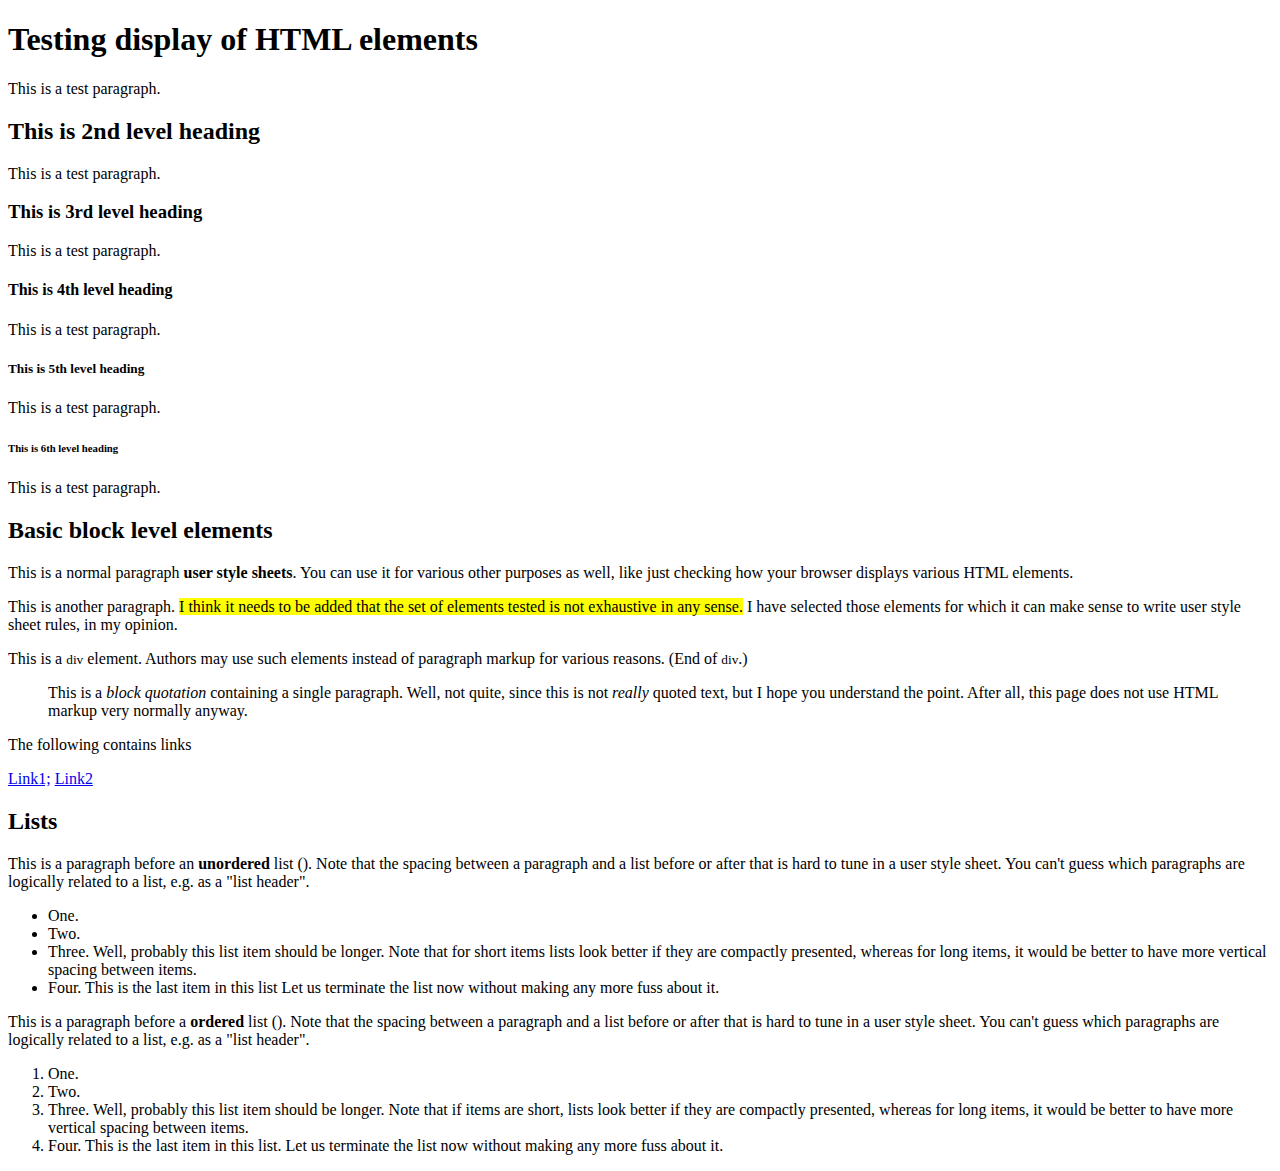
<file: Oleksandr Kostiushko lab_1/index.html>
<!DOCTYPE html>
<html lang="en">
<head>
    <meta charset="UTF-8">
    <title>Oleksandr Kostiushko lab-1</title>
</head>
    <body>
        <h1>Testing display of HTML elements</h1>
        <p>This is a test paragraph.</p>

        <h2>This is 2nd level heading</h2>
        <p>This is a test paragraph.</p>

        <h3>This is 3rd level heading</h3>
        <p>This is a test paragraph.</p>

        <h4>This is 4th level heading</h4>
        <p>This is a test paragraph.</p>

        <h5>This is 5th level heading</h5>
        <p>This is a test paragraph.</p>

        <h6>This is 6th level heading</h6>
        <p>This is a test paragraph.</p>

        <h2>Basic block level elements</h2>
        <p>This is a normal paragraph <b>user style sheets</b>. You can use it for various other purposes as well, like just checking how your browser displays various HTML elements.</p>

        <p>This is another paragraph. <mark>I think it needs to be added that the set of elements tested is not exhaustive in any sense.</mark> I have selected those elements for which it can make sense to write user style sheet rules, in my opinion.</p>

        <div>This is a <small>div</small> element. Authors may use such elements instead of paragraph markup for various reasons. (End of <small>div</small>.)</div>

        <blockquote>This is a <i>block quotation</i> containing a single paragraph. Well, not quite, since this is not <i>really</i> quoted text, but I hope you understand the point. After all, this page does not use HTML markup very normally anyway.</blockquote>

        <p>The following contains links</p>

        <a href="#">Link1;</a>
        <a href="#">Link2</a>

        <h2>Lists</h2>
        <p>This is a paragraph before an <b>unordered</b> list (). Note that the spacing between a paragraph and a list before or after that is hard to tune in a user style sheet. You can't guess which paragraphs are logically related to a list, e.g. as a "list header".</p>

        <ul>
            <li>One.</li>
            <li>Two.</li>
            <li>Three. Well, probably this list item should be longer. Note that for short items lists look better if they are compactly presented, whereas for long items, it would be better to have more vertical spacing between items.</li>
            <li>Four. This is the last item in this list Let us terminate the list now without making any more fuss about it.</li>
        </ul>

        <p>This is a paragraph before a <b>ordered</b> list (). Note that the spacing between a paragraph and a list before or after that is hard to tune in a user style sheet. You can't guess which paragraphs are logically related to a list, e.g. as a "list header".</p>

        <ol>
            <li>One.</li>
            <li>Two.</li>
            <li>Three. Well, probably this list item should be longer. Note that if items are short, lists look better if they are compactly presented, whereas for long items, it would be better to have more vertical spacing between items.</li>
            <li>Four. This is the last item in this list. Let us terminate the list now without making any more fuss about it.</li>
        </ol>




    </body>
</html>
</file>
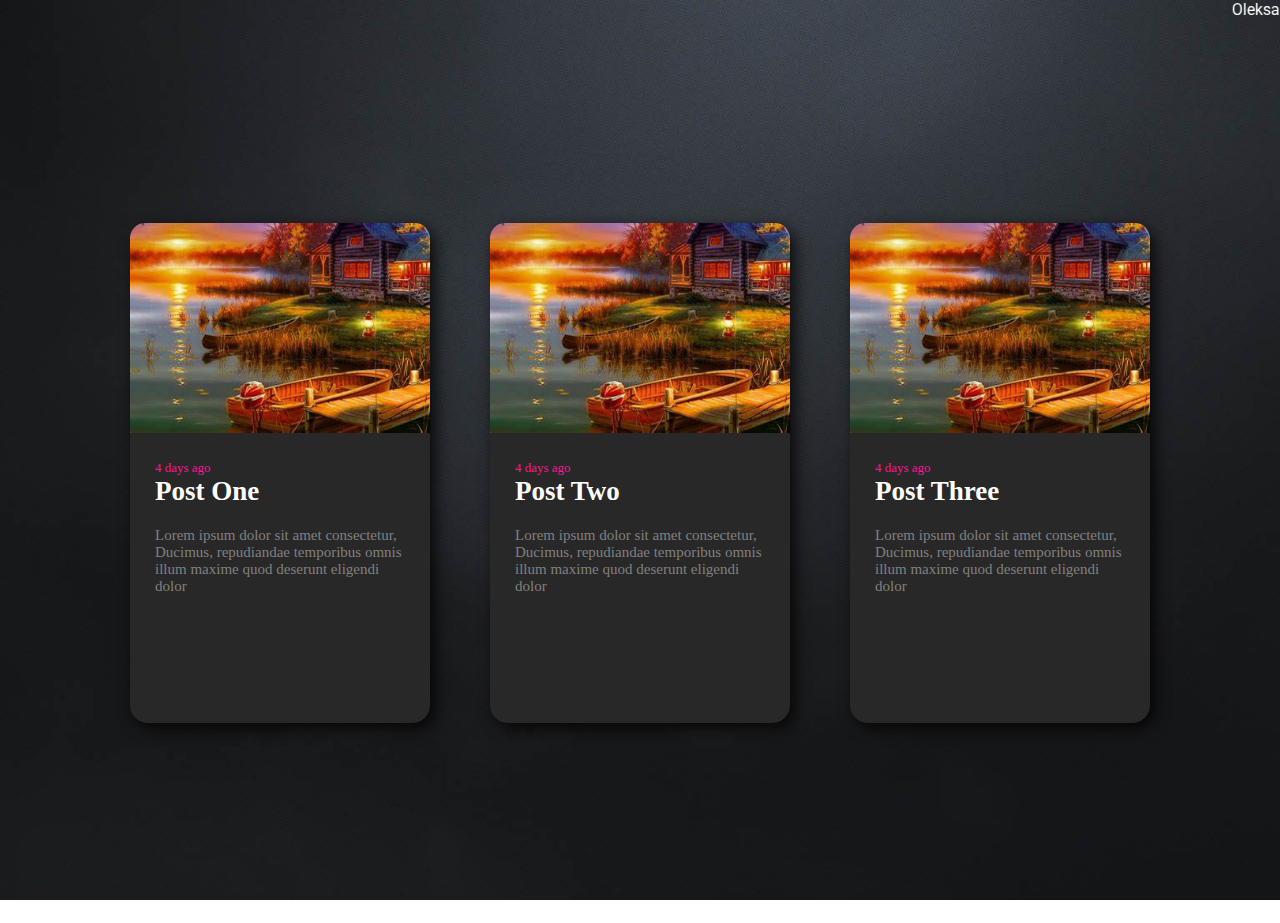
<file: Oleksandr Kostiushko lab_2/index.html>
<!DOCTYPE html>
<html lang="en">
<head>
    <meta charset="UTF-8">
    <title>Oleksandr Kostiushko lab-2</title>
    <link rel="stylesheet" href="css/style.css">
    <link rel="preconnect" href="https://fonts.googleapis.com">
    <link rel="preconnect" href="https://fonts.gstatic.com" crossorigin>
    <link href="https://fonts.googleapis.com/css2?family=Roboto:wght@100&display=swap" rel="stylesheet">
</head>
    <body>
    <marquee>Oleksandr Kostiushko KN-41</marquee>
        <div class="container">
            <div class="card rgb">
                <div class="card-image"></div>
                <div class="card-text">
                    <span class="posted">4 days ago</span>
                    <h2>Post One</h2>
                    <p>Lorem ipsum dolor sit amet consectetur,
                        Ducimus, repudiandae temporibus omnis illum
                        maxime quod deserunt eligendi dolor
                    </p>
                </div>
            </div>
            <div class="card rgb">
                <div class="card-image"></div>
                <div class="card-text">
                    <span class="posted">4 days ago</span>
                    <h2>Post Two</h2>
                    <p>Lorem ipsum dolor sit amet consectetur,
                        Ducimus, repudiandae temporibus omnis illum
                        maxime quod deserunt eligendi dolor
                    </p>
                </div>
            </div>
            <div class="card rgb">
                <div class="card-image"></div>
                <div class="card-text">
                    <span class="posted">4 days ago</span>
                    <h2>Post Three</h2>
                    <p>Lorem ipsum dolor sit amet consectetur,
                        Ducimus, repudiandae temporibus omnis illum
                        maxime quod deserunt eligendi dolor
                    </p>
                </div>
            </div>
        </div>
    </body>
</html>
</file>
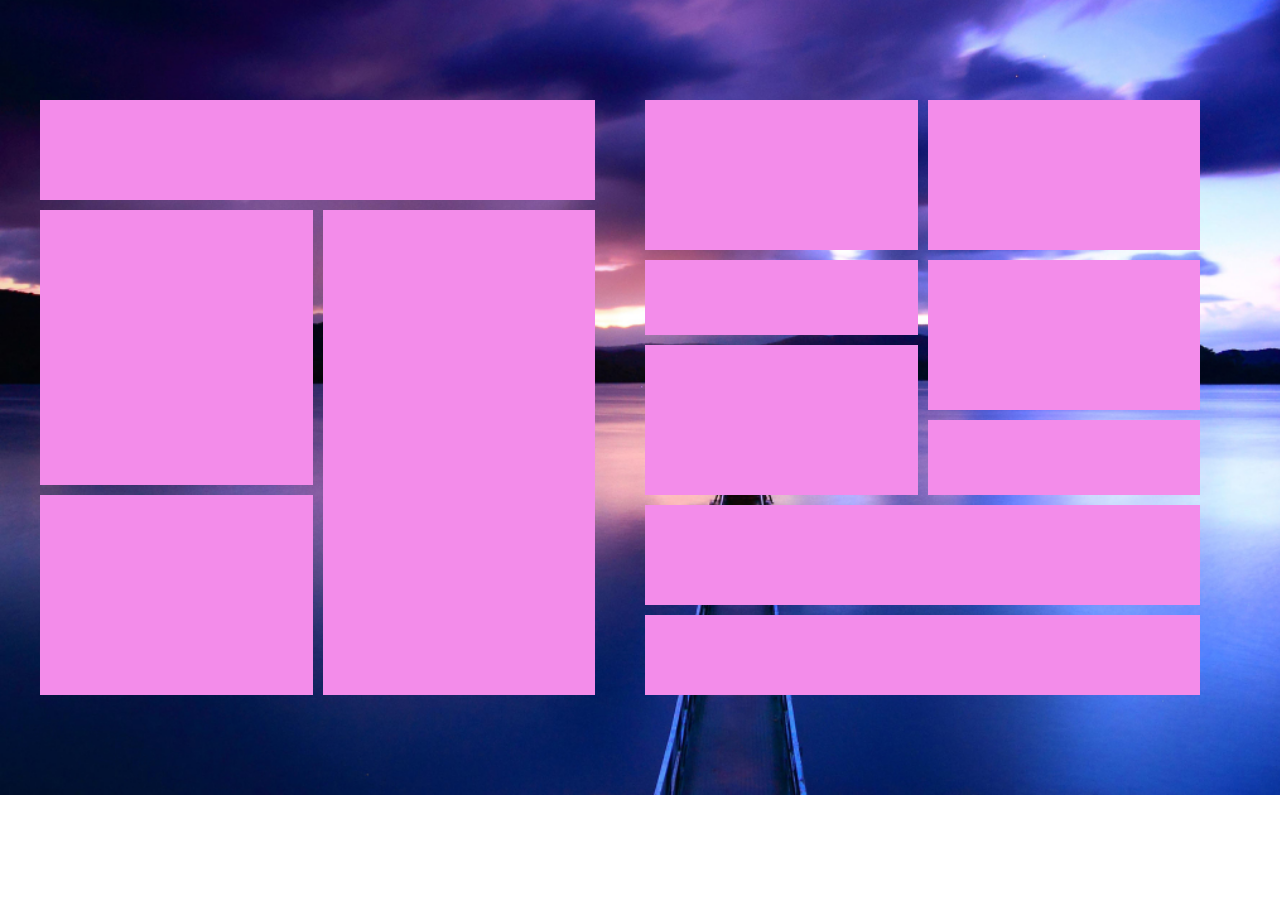
<file: Oleksandr Kostiushko lab_3/index.html>
<!DOCTYPE html>
<html lang="en">
<head>
    <meta charset="UTF-8">
    <title>Oleksandr Kostiushko lab-3</title>
    <link rel="stylesheet" href="css/style.css">
</head>
    <body>
        <div class="flex-container">

            <div class="first-box">
                <div class="left-section-one"></div>

                <div class="left-section-two"></div>

                <div class="left-section-three">
                    <div class="flex-item item-1"></div>
                    <div class="flex-item item-2"></div>
                </div>

            </div>

            <div class="second-box">
                <div class="right-section-one">
                    <div class="flex-item item-3"></div>
                    <div class="flex-item item-4"></div>
                    <div class="flex-item item-5"></div>
                </div>

                <div class="right-section-two">
                    <div class="flex-item item-6"></div>
                    <div class="flex-item item-7"></div>
                    <div class="flex-item item-8"></div>
                </div>

                <div class="right-section-three"></div>

                <div class="right-section-four"></div>
            </div>

        </div>
    </body>
</html>
</file>
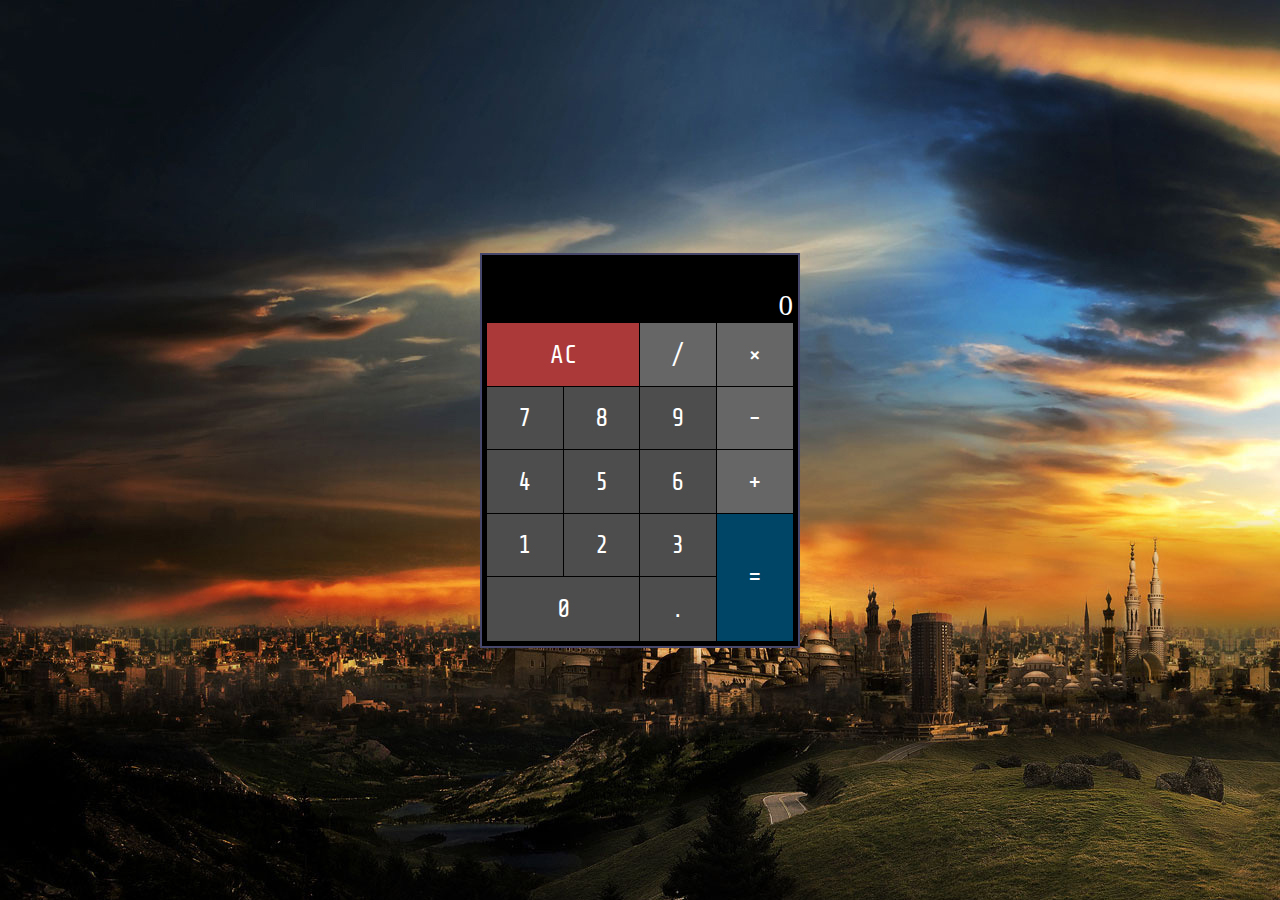
<file: Oleksandr Kostiushko lab_4/index.html>
<!DOCTYPE html>
<html lang="en">
<head>
    <meta charset="UTF-8">
    <title>Oleksandr Kostiushko lab-4</title>
    <link rel="stylesheet" href="css/style.css">
    <link rel="icon" href="images/background.jpg">
    <link rel="preconnect" href="https://fonts.googleapis.com">
    <link rel="preconnect" href="https://fonts.gstatic.com" crossorigin>
    <link href="https://fonts.googleapis.com/css?family=Share+Tech+Mono" rel="stylesheet">
</head>
    <body>
        <div class="grid-container">
            <div class="app1">

                <!--Лінки для нуля взяв з чату обговорень-->
                <label class="display">0</label>

                <button class="item clear">AC</button>
                <button class="item division">/</button>
                <button class="item multiplication">×</button>
                <button class="item seven">7</button>
                <button class="item eight">8</button>
                <button class="item nine">9</button>
                <button class="item minus">-</button>
                <button class="item four">4</button>
                <button class="item five">5</button>
                <button class="item six">6</button>
                <button class="item plus">+</button>
                <button class="item one">1</button>
                <button class="item two">2</button>
                <button class="item three">3</button>
                <button class="item zero">0</button>
                <button class="item dot">.</button>
                <button class="item equals">=</button>

            </div>
        </div>

    </body>
</html>
</file>
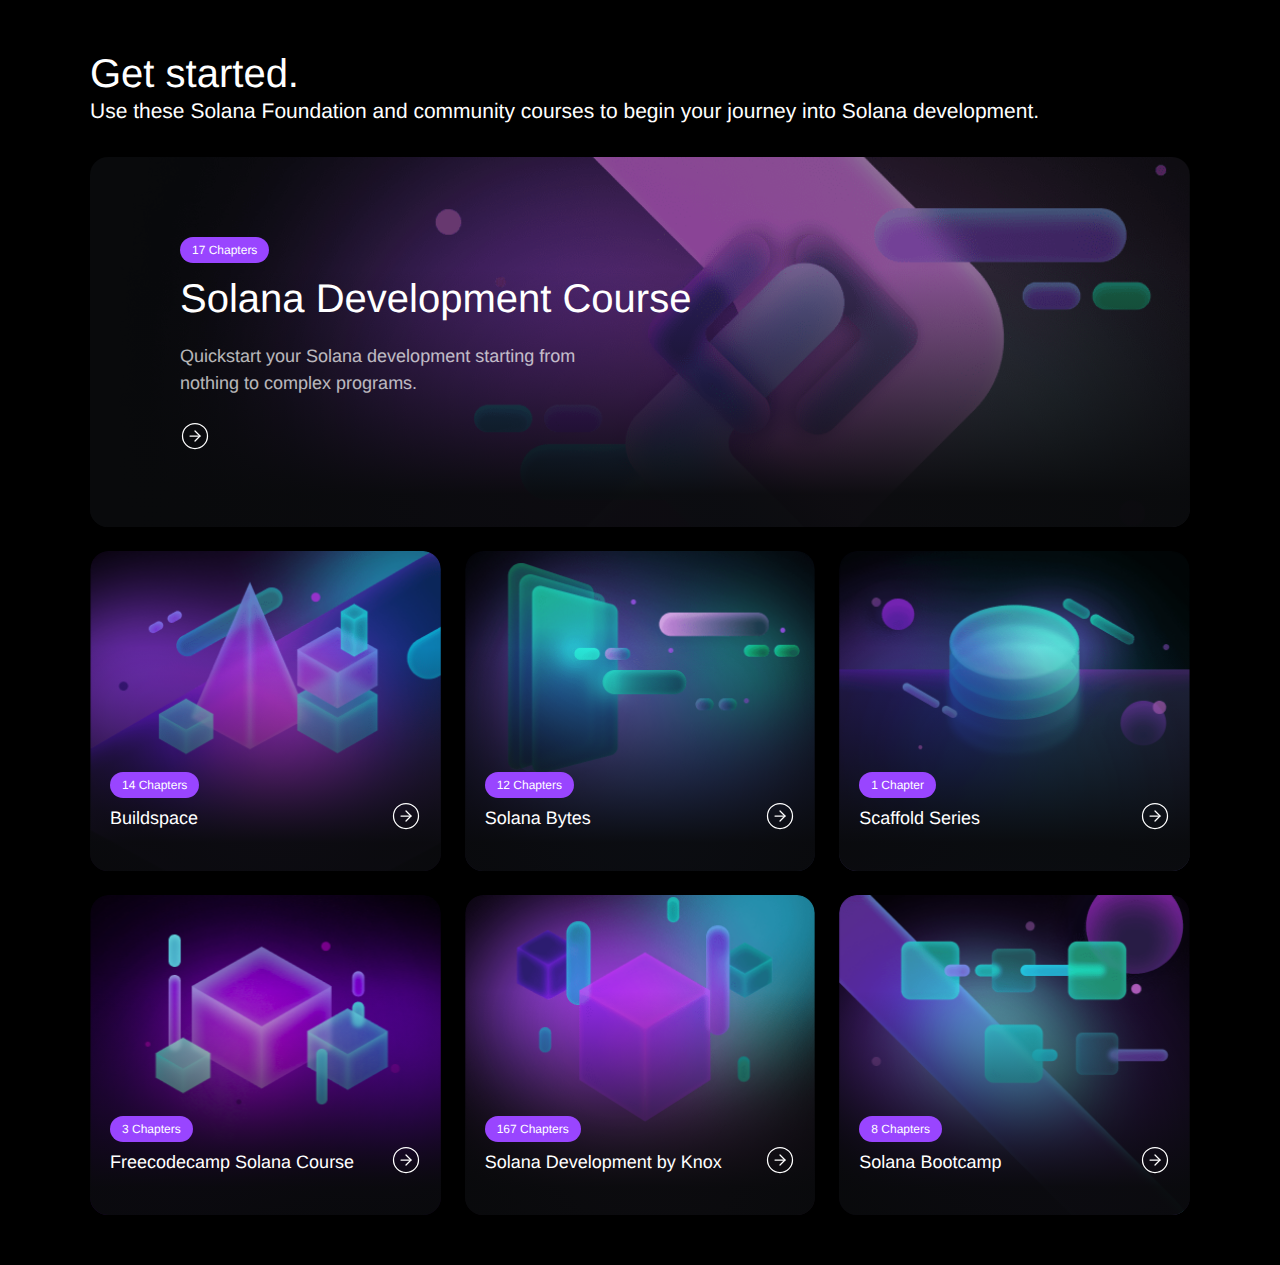
<file: Oleksandr Kostiushko lab_8/index.html>
<!DOCTYPE html>
<html lang="en">
<head>
    <meta charset="utf-8">
    <meta name="viewport" content="width=device-width">
    <link rel="stylesheet" href="css/style.css">
    <title>Oleksandr Kostiushko_lab_8</title>
    <link rel="icon" href="images/title-icon-alexkost.jpg">

</head>
<body>
<section class="mt-12">
    <div class="container">

        <div class="mb-6">
            <h2 class="DevelopersSectionTitle_section-title">
                Get started.
            </h2>
            <p class="subdued">
                Use these Solana Foundation and community courses to begin your journey into
                Solana development.
            </p>
        </div>

        <div class="DevelopersCoursesSection_courses-section__carousel-container">
            <div class="marg py-2" data-overflowing="none">
                <div class="carousel-cards">
                    <div class="d-flex flex-row flex-nowrap">
                        <a href="#"
                           class="item item-2 DevelopersCourseItem_course-item"
                           rel="noopener noreferrer" target="_blank">
                            <div class="container DevelopersCourseItem_course-item__content">
                                <div class="d-flex">
                                    <div class="DevelopersCourseItem_details">
                                        <div class="DevelopersCourseItem_details__pill">
                                            <span>
                                                17 Chapters
                                            </span>
                                        </div>
                                        <h3>
                                            Solana Development Course
                                        </h3>
                                    </div>
                                    <div class="DevelopersCourseItem_cta">
                                        <button class="btn btn-sm btn-link p-0" aria-label="View course">
                                            <svg xmlns="http://www.w3.org/2000/svg" width="24" height="24"
                                                 viewBox="0 0 24 24" fill="none" stroke="currentColor"
                                                 stroke-width="1" stroke-linecap="round"
                                                 stroke-linejoin="round">
                                                <circle cx="12" cy="12" r="10"/>
                                                <polyline points="12 16 16 12 12 8"/>
                                                <line x1="8" y1="12" x2="16" y2="12"/>
                                            </svg>
                                        </button>
                                    </div>
                                </div>
                            </div>
                            <div class="DevelopersCourseItem_shadow"></div>
                        </a><a href="#"
                               class="item item-2 DevelopersCourseItem_course-item"
                               rel="noopener noreferrer" target="_blank">
                        <div class="container DevelopersCourseItem_course-item__content">
                            <div class="d-flex">
                                <div class="DevelopersCourseItem_details">
                                    <div class="DevelopersCourseItem_details__pill">
                                        <span>
                                            14 Chapters
                                        </span>
                                    </div>
                                    <h3>Buildspace</h3></div>
                                <div class="DevelopersCourseItem_cta">
                                    <button class="btn btn-sm btn-link p-0" aria-label="View course">
                                        <svg xmlns="http://www.w3.org/2000/svg" width="24" height="24"
                                             viewBox="0 0 24 24" fill="none" stroke="currentColor"
                                             stroke-width="1" stroke-linecap="round"
                                             stroke-linejoin="round">
                                            <circle cx="12" cy="12" r="10"/>
                                            <polyline points="12 16 16 12 12 8"/>
                                            <line x1="8" y1="12" x2="16" y2="12"/>
                                        </svg>
                                    </button>
                                </div>
                            </div>
                        </div>
                        <div class="DevelopersCourseItem_shadow"></div>
                    </a><a href="#"
                           class="item item-3 DevelopersCourseItem_course-item"
                           rel="noopener noreferrer" target="_blank">
                        <div class="container DevelopersCourseItem_course-item__content">
                            <div class="d-flex">
                                <div class="DevelopersCourseItem_details">
                                    <div class="DevelopersCourseItem_details__pill">
                                        <span>
                                            12 Chapters
                                        </span>
                                    </div>
                                    <h3>Solana Bytes</h3>
                                </div>
                                <div class="DevelopersCourseItem_cta">
                                    <button class="btn btn-sm btn-link p-0" aria-label="View course">
                                        <svg xmlns="http://www.w3.org/2000/svg" width="24" height="24"
                                             viewBox="0 0 24 24" fill="none" stroke="currentColor"
                                             stroke-width="1" stroke-linecap="round"
                                             stroke-linejoin="round">
                                            <circle cx="12" cy="12" r="10"/>
                                            <polyline points="12 16 16 12 12 8"/>
                                            <line x1="8" y1="12" x2="16" y2="12"/>
                                        </svg>
                                    </button>
                                </div>
                            </div>
                        </div>
                        <div class="DevelopersCourseItem_shadow"></div>
                    </a><a href="#"
                           class="item item-4 DevelopersCourseItem_course-item"
                           rel="noopener noreferrer" target="_blank">
                        <div class="container DevelopersCourseItem_course-item__content">
                            <div class="d-flex">
                                <div class="DevelopersCourseItem_details">
                                    <div class="DevelopersCourseItem_details__pill">
                                        <span>
                                            1 Chapter
                                        </span>
                                    </div>
                                    <h3>Scaffold Series</h3></div>
                                <div class="DevelopersCourseItem_cta">
                                    <button class="btn btn-sm btn-link p-0" aria-label="View course">
                                        <svg xmlns="http://www.w3.org/2000/svg" width="24" height="24"
                                             viewBox="0 0 24 24" fill="none" stroke="currentColor"
                                             stroke-width="1" stroke-linecap="round"
                                             stroke-linejoin="round">
                                            <circle cx="12" cy="12" r="10"/>
                                            <polyline points="12 16 16 12 12 8"/>
                                            <line x1="8" y1="12" x2="16" y2="12"/>
                                        </svg>
                                    </button>
                                </div>
                            </div>
                        </div>
                        <div class="DevelopersCourseItem_shadow"></div>
                    </a><a href="#"
                           class="item item-5 DevelopersCourseItem_course-item"
                           rel="noopener noreferrer" target="_blank">
                        <div class="container DevelopersCourseItem_course-item__content">
                            <div class="d-flex">
                                <div class="DevelopersCourseItem_details">
                                    <div class="DevelopersCourseItem_details__pill">
                                        <span>
                                            3 Chapters
                                        </span>
                                    </div>
                                    <h3>Freecodecamp Solana Course</h3></div>
                                <div class="DevelopersCourseItem_cta">
                                    <button class="btn btn-sm btn-link p-0" aria-label="View course">
                                        <svg xmlns="http://www.w3.org/2000/svg" width="24" height="24"
                                             viewBox="0 0 24 24" fill="none" stroke="currentColor"
                                             stroke-width="1" stroke-linecap="round"
                                             stroke-linejoin="round">
                                            <circle cx="12" cy="12" r="10"/>
                                            <polyline points="12 16 16 12 12 8"/>
                                            <line x1="8" y1="12" x2="16" y2="12"/>
                                        </svg>
                                    </button>
                                </div>
                            </div>
                        </div>
                        <div class="DevelopersCourseItem_shadow"></div>
                    </a><a href="#"
                           class="item item-6 DevelopersCourseItem_course-item"
                           rel="noopener noreferrer" target="_blank">
                        <div class="container DevelopersCourseItem_course-item__content">
                            <div class="d-flex">
                                <div class="DevelopersCourseItem_details">
                                    <div class="DevelopersCourseItem_details__pill"><span>167 Chapters</span>
                                    </div>
                                    <h3>Solana Development by Knox</h3></div>
                                <div class="DevelopersCourseItem_cta">
                                    <button class="btn btn-sm btn-link p-0" aria-label="View course">
                                        <svg xmlns="http://www.w3.org/2000/svg" width="24" height="24"
                                             viewBox="0 0 24 24" fill="none" stroke="currentColor"
                                             stroke-width="1" stroke-linecap="round"
                                             stroke-linejoin="round">
                                            <circle cx="12" cy="12" r="10"/>
                                            <polyline points="12 16 16 12 12 8"/>
                                            <line x1="8" y1="12" x2="16" y2="12"/>
                                        </svg>
                                    </button>
                                </div>
                            </div>
                        </div>
                        <div class="DevelopersCourseItem_shadow"></div>
                    </a><a href="#"
                           class="item item-7 DevelopersCourseItem_course-item"
                           rel="noopener noreferrer" target="_blank">
                        <div class="container DevelopersCourseItem_course-item__content">
                            <div class="d-flex">
                                <div class="DevelopersCourseItem_details">
                                    <div class="DevelopersCourseItem_details__pill">
                                        <span>
                                            8 Chapters
                                        </span>
                                    </div>
                                    <h3>Solana Bootcamp</h3></div>
                                <div class="DevelopersCourseItem_cta">
                                    <button class="btn btn-sm btn-link p-0" aria-label="View course">
                                        <svg xmlns="http://www.w3.org/2000/svg" width="24" height="24"
                                             viewBox="0 0 24 24" fill="none" stroke="currentColor"
                                             stroke-width="1" stroke-linecap="round"
                                             stroke-linejoin="round">
                                            <circle cx="12" cy="12" r="10"/>
                                            <polyline points="12 16 16 12 12 8"/>
                                            <line x1="8" y1="12" x2="16" y2="12"/>
                                        </svg>
                                    </button>
                                </div>
                            </div>
                        </div>
                        <div class="DevelopersCourseItem_shadow"></div>
                    </a></div>
                </div>
                <button class="overlay-left justify-content-center align-items-center btn btn-link text-white"
                        aria-label="Previous">
                    <svg xmlns="http://www.w3.org/2000/svg" width="24" height="24" viewBox="0 0 24 24"
                         fill="none" stroke="currentColor" stroke-width="2" stroke-linecap="round"
                         stroke-linejoin="round">
                        <line x1="19" y1="12" x2="5" y2="12"/>
                        <polyline points="12 19 5 12 12 5"/>
                    </svg>
                </button>
                <button class="overlay-right justify-content-center align-items-center btn btn-link text-white"
                        aria-label="Next">
                    <svg xmlns="http://www.w3.org/2000/svg" width="24" height="24" viewBox="0 0 24 24"
                         fill="none" stroke="currentColor" stroke-width="2" stroke-linecap="round"
                         stroke-linejoin="round">
                        <line x1="5" y1="12" x2="19" y2="12"/>
                        <polyline points="12 5 19 12 12 19"/>
                    </svg>
                </button>
            </div>
        </div>
        <div class="DevelopersCoursesSection_courses-section__grid-container"><a
                href="#"
                class="only mobile-item-1 DevelopersCourseFeaturedItem_course-item DevelopersCoursesSection_feature-card"
                rel="noopener noreferrer" target="_blank">
            <div class="container DevelopersCourseFeaturedItem_course-item__content">
                <div class="DevelopersCourseFeaturedItem_details">
                    <div class="DevelopersCourseFeaturedItem_details__pill"><span>17 Chapters</span>
                    </div>
                    <h3>Solana Development Course</h3>
                    <p>Quickstart your Solana development starting from nothing to complex programs.</p>
                    <div class="DevelopersCourseFeaturedItem_cta">
                        <button class="btn btn-sm btn-link p-0" aria-label="View course">
                            <svg xmlns="http://www.w3.org/2000/svg" width="24" height="24"
                                 viewBox="0 0 24 24" fill="none" stroke="currentColor" stroke-width="1"
                                 stroke-linecap="round" stroke-linejoin="round">
                                <circle cx="12" cy="12" r="10"/>
                                <polyline points="12 16 16 12 12 8"/>
                                <line x1="8" y1="12" x2="16" y2="12"/>
                            </svg>
                        </button>
                    </div>
                </div>
            </div>
            <div class="DevelopersCourseFeaturedItem_shadow"></div>
        </a><a href="#"
               class="item item-2 DevelopersCourseItem_course-item"
               rel="noopener noreferrer" target="_blank">
            <div class="container DevelopersCourseItem_course-item__content">
                <div class="d-flex">
                    <div class="DevelopersCourseItem_details">
                        <div class="DevelopersCourseItem_details__pill"><span>14 Chapters</span>
                        </div>
                        <h3>Buildspace</h3></div>
                    <div class="DevelopersCourseItem_cta">
                        <button class="btn btn-sm btn-link p-0" aria-label="View course">
                            <svg xmlns="http://www.w3.org/2000/svg" width="24" height="24"
                                 viewBox="0 0 24 24" fill="none" stroke="currentColor" stroke-width="1"
                                 stroke-linecap="round" stroke-linejoin="round">
                                <circle cx="12" cy="12" r="10"/>
                                <polyline points="12 16 16 12 12 8"/>
                                <line x1="8" y1="12" x2="16" y2="12"/>
                            </svg>
                        </button>
                    </div>
                </div>
            </div>
            <div class="DevelopersCourseItem_shadow"></div>
        </a><a href="#"
               class="item item-3 DevelopersCourseItem_course-item" rel="noopener noreferrer"
               target="_blank">
            <div class="container DevelopersCourseItem_course-item__content">
                <div class="d-flex">
                    <div class="DevelopersCourseItem_details">
                        <div class="DevelopersCourseItem_details__pill"><span>12 Chapters</span>
                        </div>
                        <h3>Solana Bytes</h3></div>
                    <div class="DevelopersCourseItem_cta">
                        <button class="btn btn-sm btn-link p-0" aria-label="View course">
                            <svg xmlns="http://www.w3.org/2000/svg" width="24" height="24"
                                 viewBox="0 0 24 24" fill="none" stroke="currentColor" stroke-width="1"
                                 stroke-linecap="round" stroke-linejoin="round">
                                <circle cx="12" cy="12" r="10"/>
                                <polyline points="12 16 16 12 12 8"/>
                                <line x1="8" y1="12" x2="16" y2="12"/>
                            </svg>
                        </button>
                    </div>
                </div>
            </div>
            <div class="DevelopersCourseItem_shadow"></div>
        </a><a href="#"
               class="item item-4 DevelopersCourseItem_course-item" rel="noopener noreferrer"
               target="_blank">
            <div class="container DevelopersCourseItem_course-item__content">
                <div class="d-flex">
                    <div class="DevelopersCourseItem_details">
                        <div class="DevelopersCourseItem_details__pill"><span>1 Chapter</span></div>
                        <h3>Scaffold Series</h3></div>
                    <div class="DevelopersCourseItem_cta">
                        <button class="btn btn-sm btn-link p-0" aria-label="View course">
                            <svg xmlns="http://www.w3.org/2000/svg" width="24" height="24"
                                 viewBox="0 0 24 24" fill="none" stroke="currentColor" stroke-width="1"
                                 stroke-linecap="round" stroke-linejoin="round">
                                <circle cx="12" cy="12" r="10"/>
                                <polyline points="12 16 16 12 12 8"/>
                                <line x1="8" y1="12" x2="16" y2="12"/>
                            </svg>
                        </button>
                    </div>
                </div>
            </div>
            <div class="DevelopersCourseItem_shadow"></div>
        </a><a href="#"
               class="item item-5 DevelopersCourseItem_course-item" rel="noopener noreferrer"
               target="_blank">
            <div class="container DevelopersCourseItem_course-item__content">
                <div class="d-flex">
                    <div class="DevelopersCourseItem_details">
                        <div class="DevelopersCourseItem_details__pill"><span>3 Chapters</span></div>
                        <h3>Freecodecamp Solana Course</h3></div>
                    <div class="DevelopersCourseItem_cta">
                        <button class="btn btn-sm btn-link p-0" aria-label="View course">
                            <svg xmlns="http://www.w3.org/2000/svg" width="24" height="24"
                                 viewBox="0 0 24 24" fill="none" stroke="currentColor" stroke-width="1"
                                 stroke-linecap="round" stroke-linejoin="round">
                                <circle cx="12" cy="12" r="10"/>
                                <polyline points="12 16 16 12 12 8"/>
                                <line x1="8" y1="12" x2="16" y2="12"/>
                            </svg>
                        </button>
                    </div>
                </div>
            </div>
            <div class="DevelopersCourseItem_shadow"></div>
        </a><a href="#"
               class="item item-6 DevelopersCourseItem_course-item"
               rel="noopener noreferrer" target="_blank">
            <div class="container DevelopersCourseItem_course-item__content">
                <div class="d-flex">
                    <div class="DevelopersCourseItem_details">
                        <div class="DevelopersCourseItem_details__pill"><span>167 Chapters</span>
                        </div>
                        <h3>Solana Development by Knox</h3></div>
                    <div class="DevelopersCourseItem_cta">
                        <button class="btn btn-sm btn-link p-0" aria-label="View course">
                            <svg xmlns="http://www.w3.org/2000/svg" width="24" height="24"
                                 viewBox="0 0 24 24" fill="none" stroke="currentColor" stroke-width="1"
                                 stroke-linecap="round" stroke-linejoin="round">
                                <circle cx="12" cy="12" r="10"/>
                                <polyline points="12 16 16 12 12 8"/>
                                <line x1="8" y1="12" x2="16" y2="12"/>
                            </svg>
                        </button>
                    </div>
                </div>
            </div>
            <div class="DevelopersCourseItem_shadow"></div>
        </a><a href="#"
               class="item item-7 DevelopersCourseItem_course-item"
               rel="noopener noreferrer" target="_blank">
            <div class="container DevelopersCourseItem_course-item__content">
                <div class="d-flex">
                    <div class="DevelopersCourseItem_details">
                        <div class="DevelopersCourseItem_details__pill"><span>8 Chapters</span></div>
                        <h3>Solana Bootcamp</h3></div>
                    <div class="DevelopersCourseItem_cta">
                        <button class="btn btn-sm btn-link p-0" aria-label="View course">
                            <svg xmlns="http://www.w3.org/2000/svg" width="24" height="24"
                                 viewBox="0 0 24 24" fill="none" stroke="currentColor" stroke-width="1"
                                 stroke-linecap="round" stroke-linejoin="round">
                                <circle cx="12" cy="12" r="10"/>
                                <polyline points="12 16 16 12 12 8"/>
                                <line x1="8" y1="12" x2="16" y2="12"/>
                            </svg>
                        </button>
                    </div>
                </div>
            </div>
            <div class="DevelopersCourseItem_shadow"></div>
        </a>
        </div>
    </div>
</section>
</body>
</html>
</file>
<file: Oleksandr Kostiushko lab_2/css/style.css>
* {
    margin: 0;
    padding: 0;
    box-sizing: border-box;
}

body {
    background: url("../images/background.jpg") no-repeat;
    height: 100vh;
    background-size: cover;
}

.container {
    height: 100vh;
    display: flex;
    justify-content: center;
    align-items: center;

}

.card {
    display: grid;
    grid-template-columns: 300px;
    grid-template-rows: 210px 210px 80px;
    grid-template-areas: "image" "text";
    border-radius: 18px;
    background: #282828;
    box-shadow: 5px 5px 15px rgba(0,0,0,0.8);
    text-align: left;
    width: 300px;
}

.card-image {
    grid-area: image;
}

.card-text {
    grid-area: text;
}

.card-image {
    grid-area: image;
    background: url("../images/img2.jpg");
    border-top-left-radius: 15px;
    border-top-right-radius: 15px;
    background-size: cover;
}

.card-text {
    grid-area: text;
    margin: 25px;
}
.card-text .posted {
    color: #FF1493FF;
    font-size:13px;
}
.card-text p {
    color: #808080FF;
    font-size:15px;
    font-weight: 300;
}
.card-text h2 {
    padding-bottom: 20px;
    margin-top: 0;
    font-size: 27px;
    color: #ffffff;
}

.card:hover {
    transform: scale(1.15);
    box-shadow: 5px 5px 15px rgba(0,0,0,0.8);
}
.card {
transition: 0.5s ease;
    cursor: pointer;
    margin:30px;
}

marquee {
    color: #ffffff;
    font-family: 'Roboto', sans-serif;
}
</file>
<file: Oleksandr Kostiushko lab_3/css/style.css>
* {
    margin: 0;
    padding: 0;
    box-sizing: border-box;
}

body {
    background: url("../images/back1.jpg") no-repeat;
    background-size: cover;
}

.flex-container {
    width: 1200px;
    margin: 100px auto;
    display: flex;
    row-gap: 10px;
    column-gap: 10px;
}

.second-box {
    width: 1200px;
    margin: 0 40px;
    display: flex;
    row-gap: 10px;
    column-gap: 10px;
    flex-wrap: wrap;
}

.first-box {
    width: 1200px;
    margin: 0;
    display: flex;
    row-gap: 10px;
    flex-wrap: wrap;
    flex-direction: row-reverse;
    justify-content: space-between;
}

.right-section-one,
.right-section-two {
    width:calc(50% - 5px);
    row-gap: 10px;
    display: flex;
    flex-wrap:wrap;
}

.right-section-three {
    width: 100%;
    height: 100px;
    background: #F38CEAFF;
}

.right-section-four {
    width: 100%;
    height: 80px;
    background: #F38CEAFF;
}

.left-section-one {
    width: 100%;
    height: 100px;
    background: #F38CEAFF;
}

.left-section-two {
    width: 272px;
    height: 485px;
    background: #F38CEAFF;
}


.item-1 {
    width: 273px;
    height: 275px;
    background: #F38CEAFF;
    margin-bottom: 10px;
}

.item-2 {
    width: 273px;
    height: 200px;
    background: #F38CEAFF;

}


.right-section-one > div,
.right-section-two > div {
    width: 100%;
    background: #F38CEAFF;
}

.item-3,
.item-5 {height:150px}
.item-4 {height:75px}

.item-6 {
    height: 150px
}

.item-7 {
    height: 150px
}

.item-8 {
    height: 75px
}
</file>
<file: Oleksandr Kostiushko lab_4/css/style.css>
@font-face {
    font-family: Digital;
    src: url("https://db.onlinewebfonts.com/t/8e22783d707ad140bffe18b2a3812529.eot"),
    url("https://db.onlinewebfonts.com/t/8e22783d707ad140bffe18b2a3812529.woff2") format("woff2"),
    url("//db.onlinewebfonts.com/t/8e22783d707ad140bffe18b2a3812529.woff") format("woff"),
    url("//db.onlinewebfonts.com/t/8e22783d707ad140bffe18b2a3812529.ttf") format("truetype");
}

* {
    margin: 0;
    padding: 0;
    box-sizing: border-box;
}

body {
    background: url("../images/background.jpg");
}

.division,
.multiplication,
.plus,
.minus {
    background-color: #666666;
}

.equals {
    background-color: #004566;
}

.grid-container {
    display: grid;
    justify-items: center;
    align-items: center;
    height: 100vh;
}

button {
    font-family: Share Tech Mono, monospace;
    background-color: #4D4D4D;
    font-size: 25px;
    color: #ffffff;
    outline: 1px solid #000000;
    border: none;
}

.app1 {
    display: grid;
    border: 2px solid #47476b;
    padding: 5px;
    width: 320px;
    position: relative;
    height:395px;
    background-color: #000000;
    grid-template-columns: 1fr 1fr 1fr 1fr;
    grid-template-rows: 1fr 1fr 1fr 1fr 1fr 1fr;
    grid-template-areas:
	  "display display display display"
	  "clear clear division multiplication"
	  "seven eight nine minus"
	  "four five six plus"
	  "one two three equals"
	  "zero zero dot equals";
}

.display {
    align-self: end;
    grid-area: display;
    font-size: 29px;
    font-family: digital;
    color: white;
    text-align: right;
    line-height: 35px;
}

.clear {
    grid-area: clear;
    background: #AB3939;
}

.division {
    grid-area: division;
}

.multiplication {
    grid-area: multiplication;
}

.plus {
    grid-area: plus;
}

.minus {
    grid-area: minus;
}

.seven {
    grid-area: seven;
}

.eight {
    grid-area: eight;
}

.nine {
    grid-area: nine;
}

.four {
    grid-area: four;
}

.five {
    grid-area: five;
}

.three {
    grid-area: three;
}

.two {
    grid-area: two;
}

.one {
    grid-area: one;
}

.dot {
    grid-area: dot;
}

.zero {
    grid-area: zero;
}

.equals {
    grid-area: equals;
}

.six {
    grid-area: six;
}
</file>
<file: Oleksandr Kostiushko lab_8/css/style.css>
* {
    margin: 0;
    padding: 0;
    box-sizing: border-box;
}

.container {
    padding: 50px;
}

body {
    background-color: #000000;
}

.marg .carousel-cards {
    overflow: auto !important;
    scrollbar-width: none;
}

.marg .carousel-cards > div {
    column-gap: 1.5rem;
    margin-right: 0;
    margin-left: 0;
}

@media (min-width: 576px) {
    .marg .carousel-cards > div > div {
        max-width: 20rem;
        min-width: 20rem;
    }
}

.marg .carousel-cards::-webkit-scrollbar {
    width: 0 !important;
    display: none;
}

.marg .overlay-left, .marg .overlay-right {
    position: absolute;
    top: 0;
    bottom: 0;
    display: none !important;
    z-index: 100;
    -webkit-transition: opacity 0.3s;
    transition: opacity 0.3s;
}

.item-2 {
    background-image: url("../images/second-img.png");
    background-size: cover;
    background-repeat: no-repeat;
}

.item-2 {
    background-image: url("../images/second-img.png");
    background-size: cover;
    background-repeat: no-repeat;
}

.item-3 {
    background-image: url("../images/third-img.png");
    background-size: cover;
    background-repeat: no-repeat;
}

.item-4 {
    background-image: url("../images/fourth-img.png");
    background-size: cover;
    background-repeat: no-repeat;
}

.item-5 {
    background-image: url("../images/fifth-img.png");
    background-size: cover;
    background-repeat: no-repeat;
}

.item-6 {
    background-image: url("../images/sixth-img.png");
    background-size: cover;
    background-repeat: no-repeat;
}

.item-7 {
    background-image: url("../images/seventh-img.png");
    background-size: cover;
    background-repeat: no-repeat;
}

data-styled.g23[id="item"] {
    content: "item-2,item-2,item-3,item-4,item-5,item-6,item-7,"
}

.mobile-item-1 {
    background-color: rgba(9, 10, 12, 0.96);
    background-image: url("../images/first-img.png");
    background-size: auto 100%;
    background-position: right;
    background-repeat: no-repeat;
}

data-styled.g24[id="only"] {
    content: "mobile-item-1,"
}

.DevelopersCourseItem_course-item {
    position: relative;
    z-index: 1;
    min-width: 325px !important;
    height: 280px;
    border-radius: 14px;
    overflow: hidden
}

@media (min-width: 768px) {
    .DevelopersCourseItem_course-item {
        min-width: 0 !important;
        min-width: auto !important;
        height: 320px;
        border-radius: 18px
    }
}

.DevelopersCourseItem_course-item__content {
    position: absolute;
    bottom: 0;
    padding: 0 24px 32px
}

@media (min-width: 768px) {
    .DevelopersCourseItem_course-item__content {
        position: absolute;
        bottom: 0;
        padding: 0 18px 30px
    }
}

@media (min-width: 992px) {
    .DevelopersCourseItem_course-item__content {
        position: absolute;
        bottom: 0;
        padding: 0 32px 40px
    }
}

.DevelopersCourseItem_course-item .DevelopersCourseItem_details {
    min-width: 234px;
    margin-right: 14px
}

@media (min-width: 768px) {
    .DevelopersCourseItem_course-item .DevelopersCourseItem_details {
        margin-right: 20px
    }
}

@media (min-width: 992px) {
    .DevelopersCourseItem_course-item .DevelopersCourseItem_details {
        margin-right: 36px
    }
}

.DevelopersCourseItem_course-item .DevelopersCourseItem_details__pill {
    display: inline-flex;
    height: 23px;
    padding: 3px 10px;
    margin-bottom: 8px;
    background: #9945ff;
    border-radius: 14px;
    color: #fff;
    font-size: .75rem;
    line-height: 1rem
}

@media screen and (min-width: 768px) {
    .DevelopersCourseItem_course-item .DevelopersCourseItem_details__pill {
        height: 26px;
        padding: 4px 12px;
        border-radius: 16px;
        line-height: 1.125rem
    }
}

.DevelopersCourseItem_course-item .DevelopersCourseItem_details h3 {
    width: 100%;
    font-size: 1.125rem;
    line-height: 140%;
    color: #fff;
    margin: 0
}

.DevelopersCourseItem_course-item .DevelopersCourseItem_cta {
    flex: 1 1;
    align-self: flex-end;
    display: flex;
    justify-content: flex-end
}

.DevelopersCourseItem_course-item .DevelopersCourseItem_cta button {
    color: #fff;
    border: none
}

.DevelopersCourseItem_course-item .DevelopersCourseItem_cta button svg {
    width: 26px;
    height: 26px
}

@media (min-width: 768px) {
    .DevelopersCourseItem_course-item .DevelopersCourseItem_cta button svg {
        width: 30px;
        height: 30px
    }
}

.DevelopersCourseItem_course-item .DevelopersCourseItem_shadow {
    position: absolute;
    z-index: -1;
    width: 100%;
    height: 70%;
    left: 0;
    bottom: 0;
    background: linear-gradient(180deg, transparent, rgba(9, 10, 12, .96) 87.44%);
    transition: opacity .3s ease
}

.DevelopersCourseItem_course-item:hover .DevelopersCourseItem_shadow {
    opacity: 0
}

.DevelopersCourseFeaturedItem_course-item {
    position: relative;
    z-index: 1;
    width: 100%;
    min-width: 100% !important;
    height: 370px;
    border-radius: 18px;
    overflow: hidden
}

.DevelopersCourseFeaturedItem_course-item__content {
    display: flex;
    align-items: center;
    height: 100%
}

.DevelopersCourseFeaturedItem_course-item .DevelopersCourseFeaturedItem_details {
    padding-left: 50px
}

@media (min-width: 992px) {
    .DevelopersCourseFeaturedItem_course-item .DevelopersCourseFeaturedItem_details {
        padding-left: 70px
    }
}

.DevelopersCourseFeaturedItem_course-item .DevelopersCourseFeaturedItem_details__pill {
    display: inline-block;
    height: 23px;
    padding: 3px 10px;
    margin-bottom: 16px;
    background: #9945ff;
    border-radius: 14px;
    color: #fff;
    font-size: .75rem;
    line-height: 1rem
}

@media screen and (min-width: 768px) {
    .DevelopersCourseFeaturedItem_course-item .DevelopersCourseFeaturedItem_details__pill {
        height: 26px;
        padding: 4px 12px;
        border-radius: 16px;
        line-height: 1.125rem
    }
}

.DevelopersCourseFeaturedItem_course-item .DevelopersCourseFeaturedItem_details h3 {
    width: 100%;
    font-size: 2.5rem;
    font-weight: 500;
    line-height: 100%;
    color: #fff;
    margin: 0
}

.DevelopersCourseFeaturedItem_course-item .DevelopersCourseFeaturedItem_details p {
    max-width: 400px;
    font-weight: 400;
    font-size: 18px;
    line-height: 150%;
    color: #fff;
    opacity: .7;
    margin-top: 24px
}

.DevelopersCourseFeaturedItem_course-item .DevelopersCourseFeaturedItem_cta {
    margin-top: 24px
}

.DevelopersCourseFeaturedItem_course-item .DevelopersCourseFeaturedItem_cta button {
    color: #fff;
    border: none
}

.DevelopersCourseFeaturedItem_course-item .DevelopersCourseFeaturedItem_cta button svg {
    width: 26px;
    height: 26px
}

@media (min-width: 768px) {
    .DevelopersCourseFeaturedItem_course-item .DevelopersCourseFeaturedItem_cta button svg {
        width: 30px;
        height: 30px
    }
}

.DevelopersCourseFeaturedItem_course-item .DevelopersCourseFeaturedItem_shadow {
    position: absolute;
    z-index: -1;
    width: 100%;
    height: 70%;
    left: 0;
    bottom: 0;
    background: linear-gradient(180deg, transparent, rgba(9, 10, 12, .96) 87.44%);
    transition: opacity .3s ease
}

.DevelopersCourseFeaturedItem_course-item:hover .DevelopersCourseFeaturedItem_shadow {
    opacity: 0
}

.DevelopersSectionTitle_section-title {
    font-size: 2rem !important;
    margin-bottom: 0;
}

@media screen and (min-width: 768px) {
    .DevelopersSectionTitle_section-title {
        font-size: 2.5rem !important
    }
}

@media (min-width: 768px) {
    .DevelopersCoursesSection_courses-section__carousel-container {
        display: none
    }
}

.DevelopersCoursesSection_courses-section__grid-container {
    display: none;
    grid-column-gap: 24px;
    grid-row-gap: 24px
}

@media (min-width: 768px) {
    .DevelopersCoursesSection_courses-section__grid-container {
        display: grid;
        grid-template-columns:repeat(2, 1fr)
    }
}

@media (min-width: 1200px) {
    .DevelopersCoursesSection_courses-section__grid-container {
        grid-template-columns:repeat(3, 1fr)
    }
}

.DevelopersCoursesSection_courses-section__grid-container .DevelopersCoursesSection_feature-card {
    grid-column: 1/3
}

@media (min-width: 1200px) {
    .DevelopersCoursesSection_courses-section__grid-container .DevelopersCoursesSection_feature-card {
        grid-column: 1/4
    }
}

.IterableEmailSubscribeForm_iterable-email-subscribe-form__1V6c9 {
    flex: 1 1;
    display: flex;
    flex-direction: column
}


body, html {
    text-rendering: geometricPrecision;
    -webkit-font-smoothing: antialiased;
    -webkit-font-smoothing: subpixel-antialiased;
    -moz-font-smoothing: antialiased;
    -moz-osx-font-smoothing: grayscale;
    --font-family-sans-serif: Helvetica, Arial, system-ui, -apple-system, Segoe UI, Roboto, Ubuntu, Cantarell, Noto Sans, sans-serif, BlinkMacSystemFont, "Segoe UI", sans-serif, "Apple Color Emoji", "Segoe UI Emoji", "Segoe UI Symbol";
    --font-mono: "Roboto Mono", SFMono-Regular, Menlo, Monaco, Consolas, "Liberation Mono", "Courier New", monospace;
    scroll-behavior: smooth
}

.h1, .h2, .h3, .h4, .h5, .h6, h1, h2, h3, h4, h5, h6 {
    margin-top: 0;
    margin-bottom: .5rem;
    font-weight: 500;
    line-height: 1.2;
    color: #fff;
}

.h1, h1 {
    font-size: calc(1.375rem + 1.5vw)
}

@media (min-width: 1200px) {
    .h1, h1 {
        font-size: 2.5rem
    }
}

.h2, h2 {
    font-size: calc(1.325rem + .9vw)
}

@media (min-width: 1200px) {
    .h2, h2 {
        font-size: 2rem
    }
}

.h3, h3 {
    font-size: calc(1.3rem + .6vw)
}

@media (min-width: 1200px) {
    .h3, h3 {
        font-size: 1.75rem
    }
}

.h4, h4 {
    font-size: calc(1.275rem + .3vw)
}

@media (min-width: 1200px) {
    .h4, h4 {
        font-size: 1.5rem
    }
}

.h5, h5 {
    font-size: 1.25rem
}

.h6, h6 {
    font-size: 1rem;
}

p {
    margin-top: 0;
    color: #fff;
}

address, p {
    margin-bottom: 1rem;
}

address {
    font-style: normal;
    line-height: inherit;
}

ul {
    padding-left: 2rem;
    margin-top: 0;
    margin-bottom: 1rem;
}

ul ul {
    margin-bottom: 0;
}

blockquote {
    margin: 0 0 1rem;
}

b, strong {
    font-weight: bolder
}

.small, small {
    font-size: .875em
}

sub {
    position: relative;
    font-size: .75em;
    line-height: 0;
    vertical-align: baseline;
    bottom: -.25em
}

a {
    text-decoration: none
}

pre {
    display: block;
    margin-top: 0;
    margin-bottom: 1rem;
    overflow: auto;
    font-size: .875em
}

pre code {
    font-size: inherit;
    color: inherit;
    word-break: normal
}

a > code {
    color: inherit
}

img, svg {
    vertical-align: middle
}

table {
    caption-side: bottom;
    border-collapse: collapse
}

caption {
    padding-top: .5rem;
    padding-bottom: .5rem;
    color: #86b8b6;
    text-align: left
}

label {
    display: inline-block
}

button {
    border-radius: 0
}

button:focus:not(:focus-visible) {
    outline: 0
}

button, input, select, textarea {
    margin: 0;
    font-family: inherit;
    font-size: inherit;
    line-height: inherit
}

button, select {
    text-transform: none
}

[role=button] {
    cursor: pointer
}

select {
    word-wrap: normal
}

select:disabled {
    opacity: 1
}

[list]:not([type=date]):not([type=datetime-local]):not([type=month]):not([type=week]):not([type=time])::-webkit-calendar-picker-indicator {
    display: none !important
}

[type=button], [type=reset], [type=submit], button {
    -webkit-appearance: button
}

[type=button]:not(:disabled), [type=reset]:not(:disabled), [type=submit]:not(:disabled), button:not(:disabled) {
    cursor: pointer
}

::-moz-focus-inner {
    padding: 0;
    border-style: none
}

textarea {
    resize: vertical
}

legend {
    float: left;
    width: 100%;
    padding: 0;
    margin-bottom: .5rem;
    font-size: calc(1.275rem + .3vw);
    line-height: inherit
}

@media (min-width: 1200px) {
    legend {
        font-size: 1.5rem
    }
}

.container, .container-fluid, .container-xl, .container-xxl {
    --bs-gutter-x: 40px;
    --bs-gutter-y: 0;
    width: 100%;
    padding-right: calc(var(--bs-gutter-x) * .5);
    padding-left: calc(var(--bs-gutter-x) * .5);
    margin-right: auto;
    margin-left: auto
}

@media (min-width: 576px) {
    .container {
        max-width: 540px
    }
}

@media (min-width: 768px) {
    .container {
        max-width: 720px
    }
}

@media (min-width: 992px) {
    .container {
        max-width: 960px
    }
}

@media (min-width: 1200px) {
    .container, .container-xl {
        max-width: 1140px
    }
}

@media (min-width: 1400px) {
    .container, .container-xl, .container-xxl {
        max-width: 1141px
    }
}

.row {
    --bs-gutter-x: 40px;
    --bs-gutter-y: 0;
    display: flex;
    flex-wrap: wrap;
    margin-top: calc(-1 * var(--bs-gutter-y));
    margin-right: calc(-.5 * var(--bs-gutter-x));
    margin-left: calc(-.5 * var(--bs-gutter-x))
}

.row > * {
    flex-shrink: 0;
    width: 100%;
    max-width: 100%;
    padding-right: calc(var(--bs-gutter-x) * .5);
    padding-left: calc(var(--bs-gutter-x) * .5);
    margin-top: var(--bs-gutter-y)
}

.col {
    flex: 1 0
}

.col-4 {
    flex: 0 0 auto;
    width: 33.33333333%
}

.col-6 {
    flex: 0 0 auto;
    width: 50%
}

.col-8 {
    flex: 0 0 auto;
    width: 66.66666667%
}

.col-12 {
    flex: 0 0 auto;
    width: 100%
}

.g-0 {
    --bs-gutter-x: 0;
    --bs-gutter-y: 0
}

.gx-5 {
    --bs-gutter-x: 1.5rem
}

.gy-5 {
    --bs-gutter-y: 1.5rem
}

@media (min-width: 576px) {
    .col-sm-5 {
        flex: 0 0 auto;
        width: 41.66666667%
    }

    .col-sm-6 {
        flex: 0 0 auto;
        width: 50%
    }

    .col-sm-7 {
        flex: 0 0 auto;
        width: 58.33333333%
    }

    .col-sm-12 {
        flex: 0 0 auto;
        width: 100%
    }
}

@media (min-width: 768px) {
    .col-md {
        flex: 1 0
    }

    .col-md-2 {
        flex: 0 0 auto;
        width: 16.66666667%
    }

    .col-md-3 {
        flex: 0 0 auto;
        width: 25%
    }

    .col-md-4 {
        flex: 0 0 auto;
        width: 33.33333333%
    }

    .col-md-5 {
        flex: 0 0 auto;
        width: 41.66666667%
    }

    .col-md-6 {
        flex: 0 0 auto;
        width: 50%
    }

    .col-md-7 {
        flex: 0 0 auto;
        width: 58.33333333%
    }

    .col-md-8 {
        flex: 0 0 auto;
        width: 66.66666667%
    }

    .col-md-9 {
        flex: 0 0 auto;
        width: 75%
    }

    .col-md-10 {
        flex: 0 0 auto;
        width: 83.33333333%
    }

    .col-md-12 {
        flex: 0 0 auto;
        width: 100%
    }
}

.btn {

    display: inline-block;
    background-color: var(--bs-btn-bg);
    transition: color .15s ease-in-out, background-color .15s ease-in-out, border-color .15s ease-in-out, box-shadow .15s ease-in-out
}

@media (prefers-reduced-motion: reduce) {
    .btn {
        transition: none
    }
}

.card > hr {
    margin-right: 0;
    margin-left: 0
}

/*--------------------------------------------*/
.d-block {
    display: block !important
}

.d-flex {
    display: flex !important
}

.d-inline-flex {
    display: inline-flex !important
}

.d-none {
    display: none !important
}

.shadow {
    box-shadow: 0 .5rem 1rem rgba(35, 35, 35, .15) !important
}

.position-relative {
    position: relative !important
}

.position-absolute {
    position: absolute !important
}

/*--------------------------*/



.mt-8 {
    margin-top: 3rem !important
}

.mt-9 {
    margin-top: 4rem !important
}

.mt-10 {
    margin-top: 5rem !important
}

.me-2 {
    margin-right: .5rem !important
}

.me-3 {
    margin-right: .75rem !important
}

.me-4 {
    margin-right: 1rem !important
}

.mb-0 {
    margin-bottom: 0 !important
}

.mb-1 {
    margin-bottom: .25rem !important
}

.mb-2 {
    margin-bottom: .5rem !important
}

.mb-3 {
    margin-bottom: .75rem !important
}

.mb-4 {
    margin-bottom: 1rem !important
}

.mb-5 {
    margin-bottom: 1.5rem !important
}

.mb-6 {
    margin-bottom: 2rem !important
}

.mb-8 {
    margin-bottom: 3rem !important
}

.mb-10 {
    margin-bottom: 5rem !important
}

.ms-2 {
    margin-left: .5rem !important
}

.ms-3 {
    margin-left: .75rem !important
}

.ms-4 {
    margin-left: 1rem !important
}

.ms-auto {
    margin-left: auto !important
}

.mx-n5 {
    margin-right: -1.5rem !important;
    margin-left: -1.5rem !important
}

.mt-n10 {
    margin-top: -5rem !important
}

.mt-n12 {
    margin-top: -8rem !important
}

.mb-n4 {
    margin-bottom: -1rem !important
}

.p-0 {
    padding: 0 !important
}

.p-2 {
    padding: .5rem !important
}

.p-3 {
    padding: .75rem !important
}

.p-4 {
    padding: 1rem !important
}

.p-5 {
    padding: 1.5rem !important
}

.p-6 {
    padding: 2rem !important
}

.p-8 {
    padding: 3rem !important
}

.px-0 {
    padding-right: 0 !important;
    padding-left: 0 !important
}

.px-4 {
    padding-right: 1rem !important;
    padding-left: 1rem !important
}

.px-5 {
    padding-right: 1.5rem !important;
    padding-left: 1.5rem !important
}

.px-8 {
    padding-right: 3rem !important;
    padding-left: 3rem !important
}

.py-2 {
    padding-top: .5rem !important;
    padding-bottom: .5rem !important
}

.py-3 {
    padding-top: .75rem !important;
    padding-bottom: .75rem !important
}

.py-4 {
    padding-top: 1rem !important;
    padding-bottom: 1rem !important
}

.py-5 {
    padding-top: 1.5rem !important;
    padding-bottom: 1.5rem !important
}

.py-6 {
    padding-top: 2rem !important;
    padding-bottom: 2rem !important
}



.rounded-circle {
    border-radius: 50% !important
}

.visible {
    visibility: visible !important
}

@media (min-width: 576px) {
    .flex-sm-fill {
        flex: 1 1 auto !important
    }

    .flex-sm-row {
        flex-direction: row !important
    }

    .flex-sm-column {
        flex-direction: column !important
    }

    .flex-sm-row-reverse {
        flex-direction: row-reverse !important
    }

    .flex-sm-column-reverse {
        flex-direction: column-reverse !important
    }

    .flex-sm-grow-0 {
        flex-grow: 0 !important
    }

    .flex-sm-grow-1 {
        flex-grow: 1 !important
    }

    .flex-sm-shrink-0 {
        flex-shrink: 0 !important
    }

    .flex-sm-shrink-1 {
        flex-shrink: 1 !important
    }

    .flex-sm-wrap {
        flex-wrap: wrap !important
    }

    .flex-sm-nowrap {
        flex-wrap: nowrap !important
    }

    .flex-sm-wrap-reverse {
        flex-wrap: wrap-reverse !important
    }

    .order-sm-2 {
        order: 2 !important
    }

    .mt-sm-4 {
        margin-top: 1rem !important
    }

    .me-sm-2 {
        margin-right: .5rem !important
    }

    .mb-sm-0 {
        margin-bottom: 0 !important
    }
}

@media (min-width: 1400px) {


    .flex-xxl-shrink-1 {
        flex-shrink: 1 !important
    }

    .flex-xxl-wrap {
        flex-wrap: wrap !important
    }

    .flex-xxl-nowrap {
        flex-wrap: nowrap !important
    }

    .flex-xxl-wrap-reverse {
        flex-wrap: wrap-reverse !important
    }

    .pe-xxl-4 {
        padding-right: 1rem !important
    }
}

body {
    font-family: Diatype, var(--font-family-sans-serif);
    color: #fff;
    font-size: 1.3125rem;
    line-height: 130%
}
</file>
